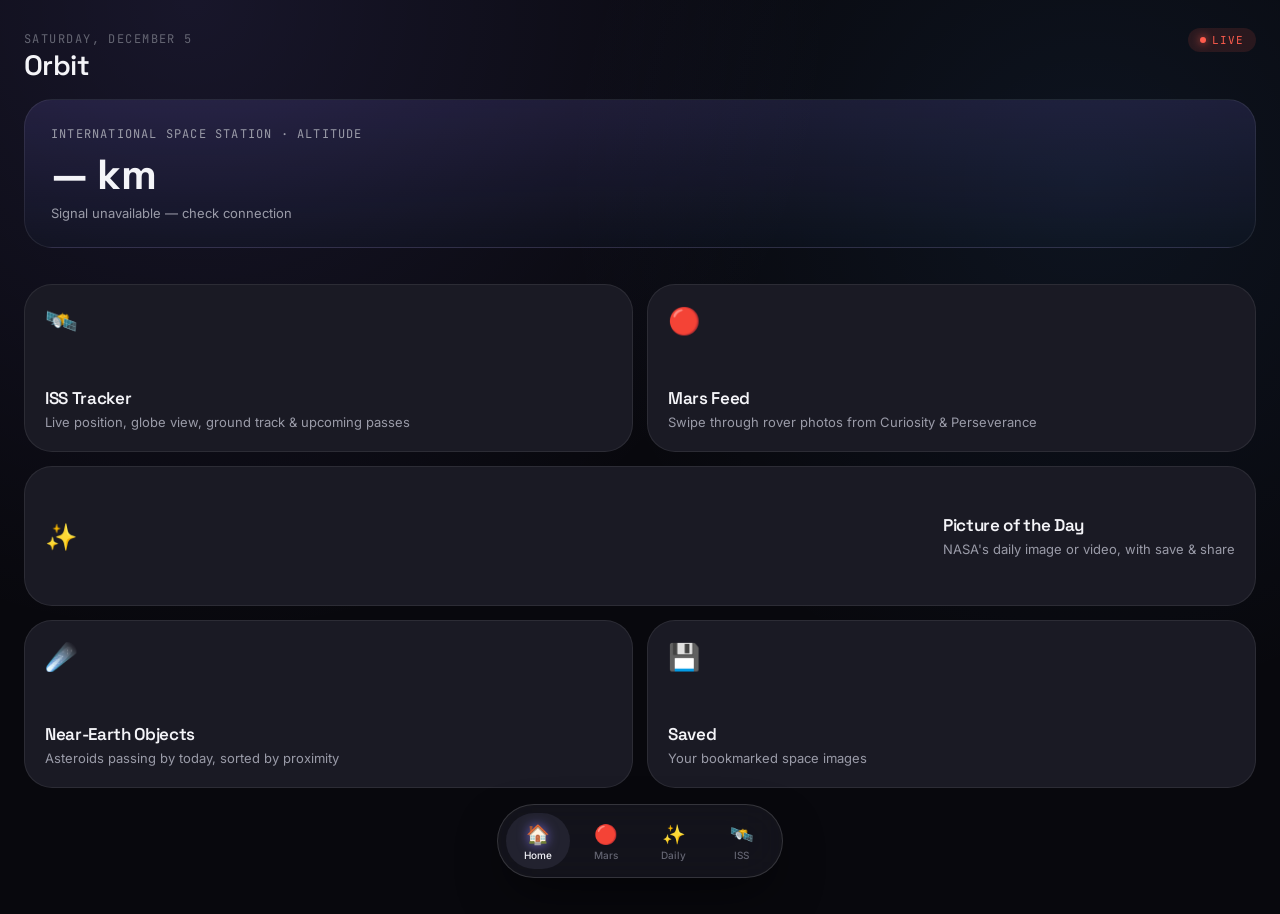
<file: index.html>
<!DOCTYPE html>
<html lang="en">
<head>
<meta charset="UTF-8">
<meta name="viewport" content="width=device-width, initial-scale=1.0, viewport-fit=cover">
<title>Orbit — Home</title>
<link rel="preconnect" href="https://fonts.googleapis.com">
<link href="https://fonts.googleapis.com/css2?family=Space+Grotesk:wght@500;600;700&family=Inter:wght@400;500;600;700&family=JetBrains+Mono:wght@400;500&display=swap" rel="stylesheet">
<link rel="stylesheet" href="style.css">
<style>
  .hero {
    margin: 8px 24px 20px;
    border-radius: var(--radius-lg);
    padding: 26px;
    background: var(--gradient-soft);
    border: 1px solid var(--border);
    position: relative;
    overflow: hidden;
  }
  .hero .label { font-size: 12px; color: var(--text-dim); font-family: 'JetBrains Mono', monospace; text-transform: uppercase; letter-spacing: 0.1em; }
  .hero .big-stat { font-size: 42px; font-weight: 700; font-family: 'Space Grotesk', sans-serif; margin-top: 6px; }
  .hero .sub { color: var(--text-dim); font-size: 13px; margin-top: 4px; }
  .hero canvas { position: absolute; right: -30px; top: -30px; opacity: 0.5; pointer-events: none; }
</style>
</head>
<body>

  <div class="topbar">
    <div>
      <div class="eyebrow" id="date-line">—</div>
      <h1>Orbit</h1>
    </div>
    <div class="pill-badge"><span class="dot"></span>Live</div>
  </div>

  <div class="hero">
    <div class="label">International Space Station · altitude</div>
    <div class="big-stat mono" id="hero-alt">— km</div>
    <div class="sub" id="hero-sub">Locating station…</div>
  </div>

  <div class="hub-grid">
    <a class="hub-tile accent-1" href="iss.html">
      <div class="icon">🛰️</div>
      <div>
        <h3>ISS Tracker</h3>
        <p>Live position, globe view, ground track & upcoming passes</p>
      </div>
    </a>
    <a class="hub-tile accent-2" href="mars.html">
      <div class="icon">🔴</div>
      <div>
        <h3>Mars Feed</h3>
        <p>Swipe through rover photos from Curiosity & Perseverance</p>
      </div>
    </a>
    <a class="hub-tile wide accent-1" href="apod.html">
      <div class="icon">✨</div>
      <div>
        <h3>Picture of the Day</h3>
        <p>NASA's daily image or video, with save & share</p>
      </div>
    </a>
    <a class="hub-tile accent-2" href="iss.html#neo">
      <div class="icon">☄️</div>
      <div>
        <h3>Near-Earth Objects</h3>
        <p>Asteroids passing by today, sorted by proximity</p>
      </div>
    </a>
    <a class="hub-tile accent-1" href="apod.html#saved">
      <div class="icon">💾</div>
      <div>
        <h3>Saved</h3>
        <p>Your bookmarked space images</p>
      </div>
    </a>
  </div>

  <nav class="island-nav">
    <a href="index.html" class="active"><span class="glyph">🏠</span>Home</a>
    <a href="mars.html"><span class="glyph">🔴</span>Mars</a>
    <a href="apod.html"><span class="glyph">✨</span>Daily</a>
    <a href="iss.html"><span class="glyph">🛰️</span>ISS</a>
  </nav>

  <script src="config.js"></script>
  <script>
    document.getElementById('date-line').textContent = new Date().toLocaleDateString('en-US', { weekday: 'long', month: 'long', day: 'numeric' });

    async function loadHero() {
      try {
        const res = await fetch('https://api.wheretheiss.at/v1/satellites/25544');
        const data = await res.json();
        document.getElementById('hero-alt').textContent = data.altitude.toFixed(1) + ' km';
        document.getElementById('hero-sub').textContent =
          `${data.latitude.toFixed(2)}°, ${data.longitude.toFixed(2)}° · ${Math.round(data.velocity)} km/h`;
      } catch (e) {
        document.getElementById('hero-sub').textContent = 'Signal unavailable — check connection';
      }
    }
    loadHero();
    setInterval(loadHero, 8000);
  </script>
</body>
</html>
</file>
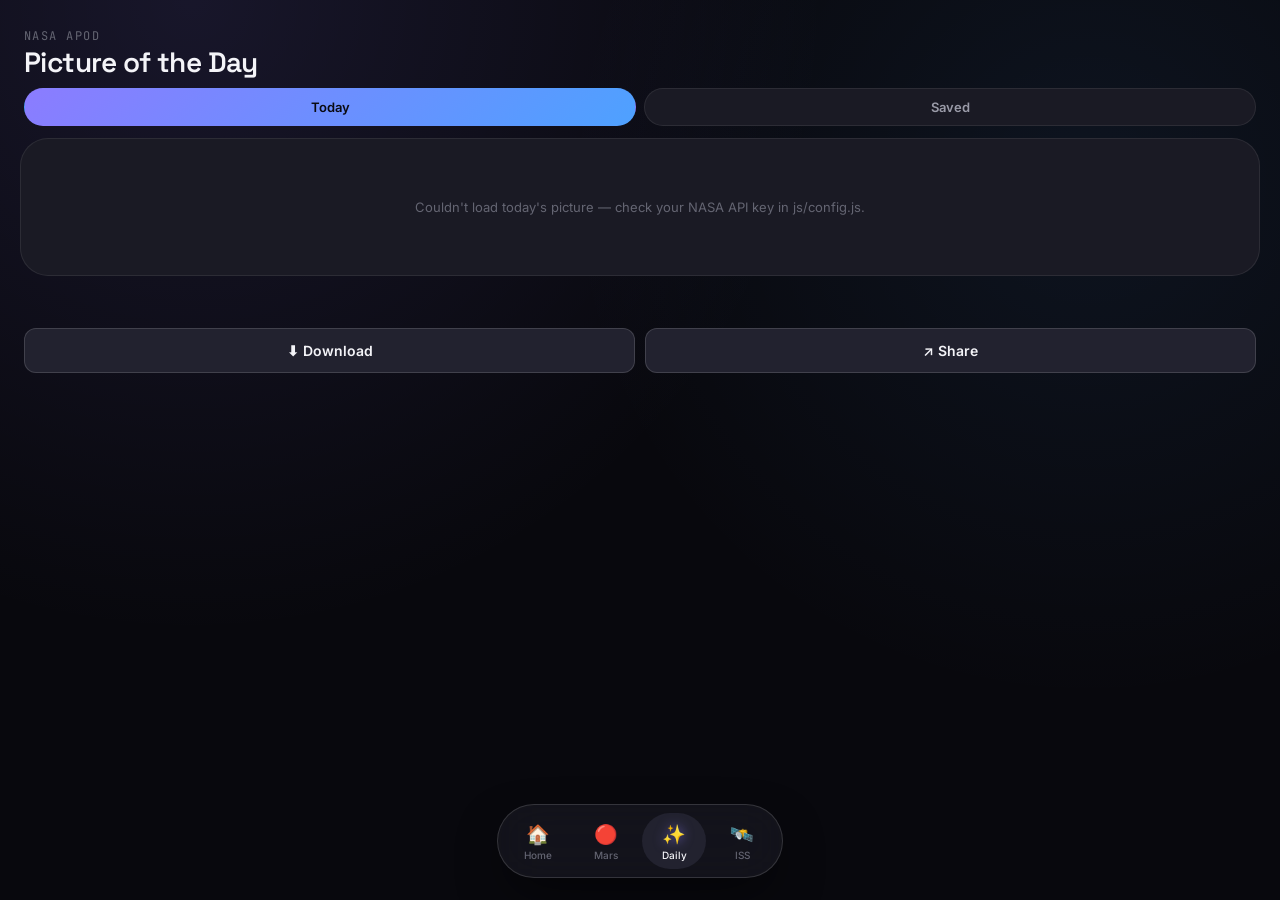
<file: apod.html>
<!DOCTYPE html>
<html lang="en">
<head>
<meta charset="UTF-8">
<meta name="viewport" content="width=device-width, initial-scale=1.0, viewport-fit=cover">
<title>Orbit — Picture of the Day</title>
<link rel="preconnect" href="https://fonts.googleapis.com">
<link href="https://fonts.googleapis.com/css2?family=Space+Grotesk:wght@500;600;700&family=Inter:wght@400;500;600;700&family=JetBrains+Mono:wght@400;500&display=swap" rel="stylesheet">
<link rel="stylesheet" href="style.css">
<style>
  .tabs { display: flex; gap: 8px; margin: 0 24px 12px; }
  .tab-btn {
    flex: 1;
    padding: 10px;
    border-radius: 999px;
    background: var(--surface);
    border: 1px solid var(--border);
    color: var(--text-dim);
    font-size: 13px;
    font-weight: 600;
    text-align: center;
  }
  .tab-btn.active { background: var(--gradient); color: #0a0a10; border-color: transparent; }

  .apod-media {
    margin: 0 20px;
    border-radius: var(--radius-lg);
    overflow: hidden;
    border: 1px solid var(--border);
    background: var(--surface);
    position: relative;
  }
  .apod-media img, .apod-media video { width: 100%; display: block; }
  .save-btn {
    position: absolute;
    top: 14px; right: 14px;
    width: 42px; height: 42px;
    border-radius: 50%;
    background: rgba(10,10,16,0.55);
    backdrop-filter: blur(10px);
    display: flex; align-items: center; justify-content: center;
    font-size: 19px;
    border: 1px solid rgba(255,255,255,0.15);
  }
  .save-btn.saved { color: var(--live); }

  .apod-body { padding: 18px 24px 4px; }
  .apod-body h2 { font-size: 21px; margin-bottom: 6px; }
  .apod-body .date { font-family: 'JetBrains Mono', monospace; font-size: 11px; color: var(--text-faint); text-transform: uppercase; letter-spacing: 0.08em; }
  .apod-body p { color: var(--text-dim); font-size: 14px; line-height: 1.6; margin-top: 10px; }

  .action-row { display: flex; gap: 10px; padding: 16px 24px 6px; }
  .action-row .btn { flex: 1; }

  .saved-grid {
    display: grid;
    grid-template-columns: 1fr 1fr;
    gap: 10px;
    padding: 4px 20px;
  }
  .saved-grid img {
    width: 100%; aspect-ratio: 1; object-fit: cover;
    border-radius: var(--radius-md);
    border: 1px solid var(--border);
  }
  .hidden { display: none !important; }
</style>
</head>
<body>

  <div class="topbar">
    <div>
      <div class="eyebrow">NASA APOD</div>
      <h1>Picture of the Day</h1>
    </div>
  </div>

  <div class="tabs">
    <div class="tab-btn active" id="tab-today">Today</div>
    <div class="tab-btn" id="tab-saved">Saved</div>
  </div>

  <div id="view-today">
    <div class="apod-media" id="media-wrap">
      <div class="state-msg" style="padding:80px 20px;"><div class="spinner"></div>Fetching today's image…</div>
    </div>
    <div class="apod-body">
      <div class="date" id="apod-date"></div>
      <h2 id="apod-title"></h2>
      <p id="apod-explanation"></p>
    </div>
    <div class="action-row">
      <button class="btn" id="btn-download">⬇ Download</button>
      <button class="btn" id="btn-share">↗ Share</button>
    </div>
  </div>

  <div id="view-saved" class="hidden">
    <div class="saved-grid" id="saved-grid"></div>
    <div class="state-msg hidden" id="saved-empty">Nothing saved yet — tap the heart on a picture to keep it here.</div>
  </div>

  <nav class="island-nav">
    <a href="index.html"><span class="glyph">🏠</span>Home</a>
    <a href="mars.html"><span class="glyph">🔴</span>Mars</a>
    <a href="apod.html" class="active"><span class="glyph">✨</span>Daily</a>
    <a href="iss.html"><span class="glyph">🛰️</span>ISS</a>
  </nav>

  <script src="config.js"></script>
  <script src="apod.js"></script>
</body>
</html>
</file>
<file: style.css>
/* ============================================
   SPACE APP — DESIGN SYSTEM
   Palette: near-black void + violet/blue accent
   Type: Space Grotesk (display) / Inter (body) / JetBrains Mono (telemetry)
   ============================================ */

:root {
  --bg: #08080d;
  --bg-elev: #111118;
  --surface: #1a1a24;
  --surface-2: #22222f;
  --border: rgba(255, 255, 255, 0.08);
  --border-strong: rgba(255, 255, 255, 0.14);

  --text: #f4f4f8;
  --text-dim: #9a9ba8;
  --text-faint: #646572;

  --violet: #8b7cff;
  --violet-dim: #6e5fe8;
  --blue: #4ea1ff;
  --live: #ff5c4d;

  --gradient: linear-gradient(135deg, #8b7cff 0%, #4ea1ff 100%);
  --gradient-soft: linear-gradient(180deg, rgba(139, 124, 255, 0.14), rgba(78, 161, 255, 0.03));

  --radius-lg: 28px;
  --radius-md: 18px;
  --radius-sm: 12px;

  --shadow-float: 0 20px 50px -12px rgba(0, 0, 0, 0.6);
}

* { box-sizing: border-box; }

html, body {
  margin: 0;
  padding: 0;
  background: var(--bg);
  color: var(--text);
  font-family: 'Inter', -apple-system, BlinkMacSystemFont, 'Segoe UI', sans-serif;
  -webkit-font-smoothing: antialiased;
  overscroll-behavior-y: none;
}

body {
  min-height: 100vh;
  background:
    radial-gradient(circle at 15% 0%, rgba(139, 124, 255, 0.12), transparent 45%),
    radial-gradient(circle at 85% 20%, rgba(78, 161, 255, 0.08), transparent 40%),
    var(--bg);
  padding-bottom: 110px;
}

h1, h2, h3, .display {
  font-family: 'Space Grotesk', 'Inter', sans-serif;
  letter-spacing: -0.02em;
  margin: 0;
}

.mono {
  font-family: 'JetBrains Mono', ui-monospace, monospace;
  letter-spacing: -0.01em;
}

a { color: inherit; text-decoration: none; }
button { font-family: inherit; cursor: pointer; }

::-webkit-scrollbar { display: none; }
* { scrollbar-width: none; }

/* ---------- Top bar ---------- */
.topbar {
  display: flex;
  align-items: baseline;
  justify-content: space-between;
  padding: 28px 24px 8px;
}
.topbar .eyebrow {
  font-family: 'JetBrains Mono', monospace;
  font-size: 12px;
  color: var(--text-faint);
  text-transform: uppercase;
  letter-spacing: 0.12em;
}
.topbar h1 {
  font-size: 28px;
  font-weight: 600;
}

/* ---------- Cards ---------- */
.card {
  background: var(--surface);
  border: 1px solid var(--border);
  border-radius: var(--radius-lg);
  padding: 20px;
}

.pill-badge {
  display: inline-flex;
  align-items: center;
  gap: 6px;
  font-family: 'JetBrains Mono', monospace;
  font-size: 11px;
  text-transform: uppercase;
  letter-spacing: 0.1em;
  padding: 5px 12px;
  border-radius: 999px;
  background: rgba(255, 92, 77, 0.12);
  color: var(--live);
}
.pill-badge .dot {
  width: 6px;
  height: 6px;
  border-radius: 50%;
  background: var(--live);
  box-shadow: 0 0 8px var(--live);
  animation: pulse 1.6s infinite ease-in-out;
}
@keyframes pulse {
  0%, 100% { opacity: 1; transform: scale(1); }
  50% { opacity: 0.4; transform: scale(0.7); }
}

/* ---------- Home hub grid ---------- */
.hub-grid {
  display: grid;
  grid-template-columns: 1fr 1fr;
  gap: 14px;
  padding: 16px 24px;
}
.hub-tile {
  position: relative;
  border-radius: var(--radius-lg);
  border: 1px solid var(--border);
  padding: 20px;
  min-height: 168px;
  display: flex;
  flex-direction: column;
  justify-content: space-between;
  overflow: hidden;
  transition: transform 0.25s ease, border-color 0.25s ease;
  background: var(--surface);
}
.hub-tile:active { transform: scale(0.97); }
.hub-tile.wide { grid-column: 1 / -1; min-height: 140px; flex-direction: row; align-items: center; }
.hub-tile .icon { font-size: 26px; }
.hub-tile h3 { font-size: 17px; font-weight: 600; }
.hub-tile p { margin: 4px 0 0; font-size: 13px; color: var(--text-dim); line-height: 1.4; }
.hub-tile.accent-1::before,
.hub-tile.accent-2::before {
  content: "";
  position: absolute;
  inset: -40% -40% auto auto;
  width: 140px; height: 140px;
  border-radius: 50%;
  filter: blur(40px);
  opacity: 0.35;
  z-index: 0;
}
.hub-tile.accent-1::before { background: var(--violet); }
.hub-tile.accent-2::before { background: var(--blue); }
.hub-tile > * { position: relative; z-index: 1; }

/* ---------- Island bottom nav ---------- */
.island-nav {
  position: fixed;
  bottom: 22px;
  left: 50%;
  transform: translateX(-50%);
  display: flex;
  gap: 4px;
  padding: 8px;
  background: rgba(24, 24, 32, 0.72);
  backdrop-filter: blur(24px) saturate(180%);
  -webkit-backdrop-filter: blur(24px) saturate(180%);
  border: 1px solid var(--border-strong);
  border-radius: 999px;
  box-shadow: var(--shadow-float);
  z-index: 100;
}
.island-nav a {
  display: flex;
  flex-direction: column;
  align-items: center;
  gap: 3px;
  width: 64px;
  padding: 10px 0 8px;
  border-radius: 999px;
  color: var(--text-faint);
  font-size: 10px;
  font-weight: 500;
  transition: background 0.2s ease, color 0.2s ease;
}
.island-nav a .glyph { font-size: 19px; }
.island-nav a.active {
  color: var(--text);
  background: var(--surface-2);
}
.island-nav a.active .glyph { filter: drop-shadow(0 0 6px rgba(139,124,255,0.7)); }

/* ---------- Buttons ---------- */
.btn {
  display: inline-flex;
  align-items: center;
  justify-content: center;
  gap: 8px;
  border: none;
  border-radius: var(--radius-sm);
  padding: 13px 18px;
  font-size: 14px;
  font-weight: 600;
  color: var(--text);
  background: var(--surface-2);
  border: 1px solid var(--border-strong);
}
.btn.primary {
  background: var(--gradient);
  color: #0a0a10;
}
.btn:active { transform: scale(0.96); }

/* ---------- Loading / empty states ---------- */
.state-msg {
  text-align: center;
  color: var(--text-faint);
  font-size: 13px;
  padding: 40px 20px;
}
.spinner {
  width: 22px; height: 22px;
  border-radius: 50%;
  border: 2px solid var(--border-strong);
  border-top-color: var(--violet);
  animation: spin 0.8s linear infinite;
  margin: 0 auto 10px;
}
@keyframes spin { to { transform: rotate(360deg); } }

@media (prefers-reduced-motion: reduce) {
  * { animation-duration: 0.01ms !important; transition-duration: 0.01ms !important; }
}
</file>
